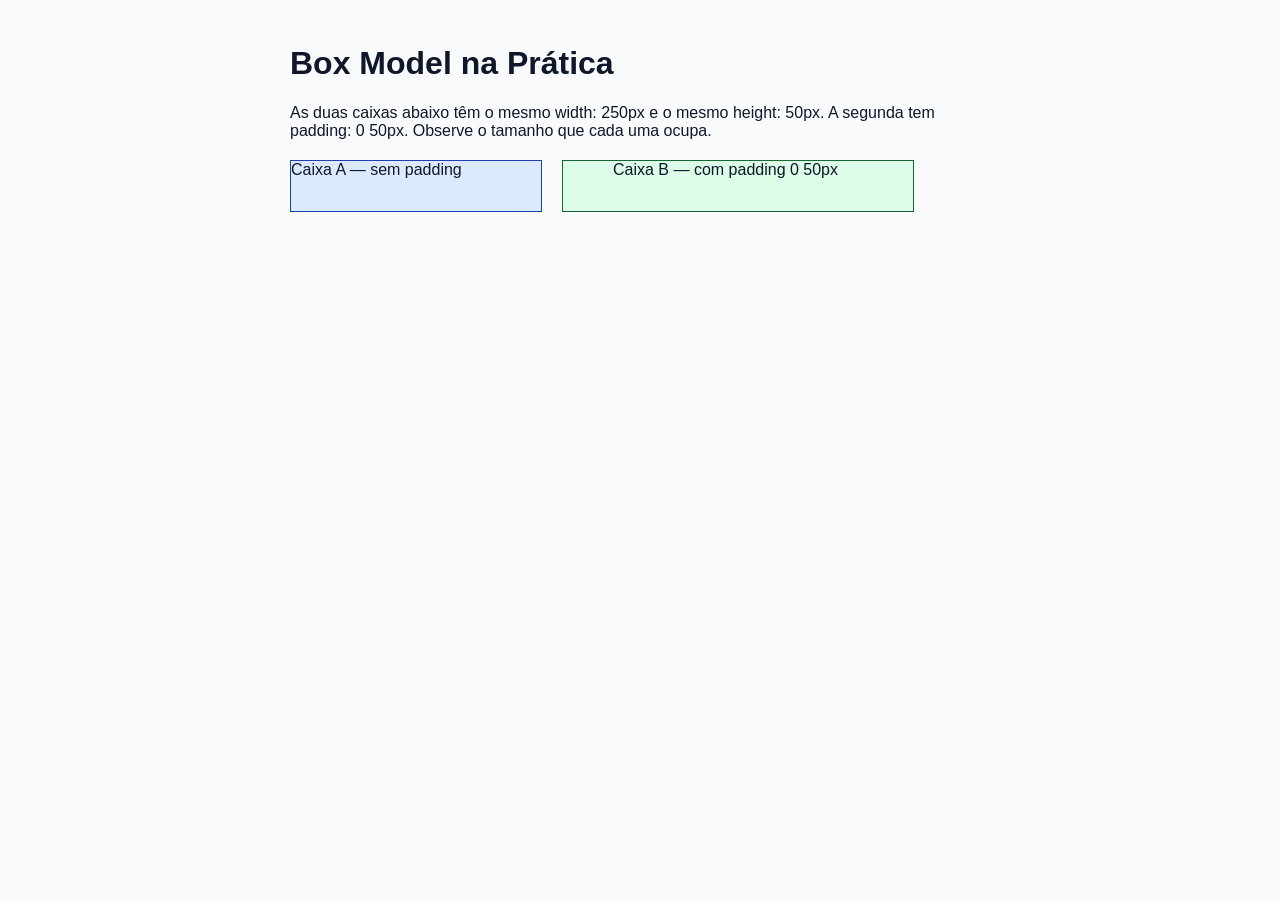
<file: fe07/box/index.html>
<!DOCTYPE html>
<html lang="pt-BR">
<head>
  <meta charset="UTF-8">
  <title>Box Model na Prática</title>
  <link rel="stylesheet" href="style.css">
</head>
<body>
  <main class="pagina">
    <h1>Box Model na Prática</h1>
    <section class="explicacao">
      <p>As duas caixas abaixo têm o mesmo width: 250px e o mesmo height: 50px. A segunda tem padding: 0 50px. Observe o tamanho que cada uma ocupa.</p>
    </section>
    <section class="comparador">
      <div class="caixa-a">Caixa A — sem padding</div>
      <div class="caixa-b">Caixa B — com padding 0 50px</div>
    </section>
  </main>
</body>
</html>
</file>
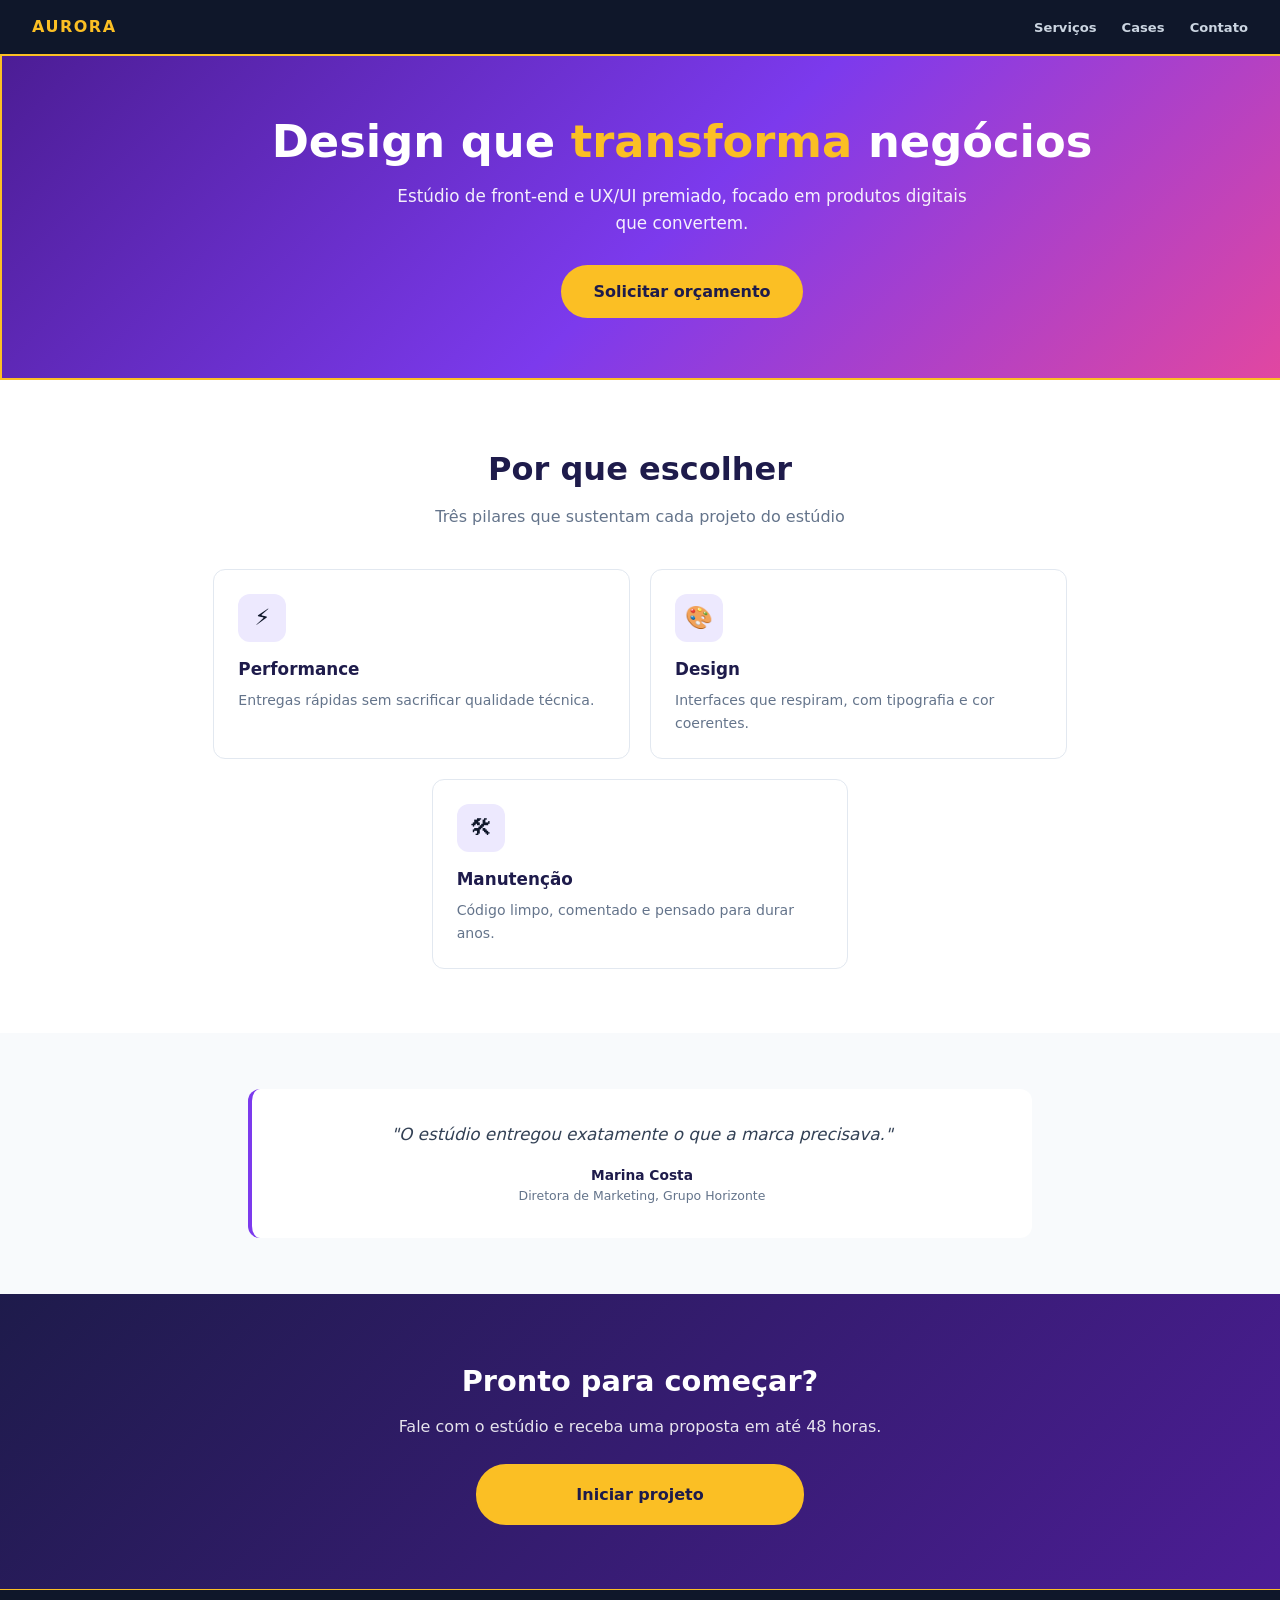
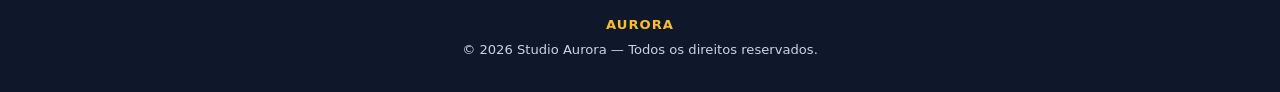
<file: fe07/manutenção de box model/index.html>
<!DOCTYPE html>
<html lang="pt-BR">
<head>
  <meta charset="UTF-8">
  <title>Studio Aurora</title>
  <link rel="stylesheet" href="style.css">
</head>
<body>
  <header class="topo">
    <span class="marca">AURORA</span>
    <nav>
      <a href="#">Serviços</a>
      <a href="#">Cases</a>
      <a href="#">Contato</a>
    </nav>
  </header>

  <section class="hero">
    <h1>Design que <span>transforma</span> negócios</h1>
    <p>Estúdio de front-end e UX/UI premiado, focado em produtos digitais que convertem.</p>
    <a href="#" class="cta">Solicitar orçamento</a>
  </section>

  <section class="secao">
    <div class="secao-titulo">
      <h2>Por que escolher</h2>
      <p>Três pilares que sustentam cada projeto do estúdio</p>
    </div>
    <div class="features">
      <div class="feature">
        <div class="feature-icone">⚡</div>
        <h3>Performance</h3>
        <p>Entregas rápidas sem sacrificar qualidade técnica.</p>
      </div>
      <div class="feature">
        <div class="feature-icone">🎨</div>
        <h3>Design</h3>
        <p>Interfaces que respiram, com tipografia e cor coerentes.</p>
      </div>
      <div class="feature">
        <div class="feature-icone">🛠</div>
        <h3>Manutenção</h3>
        <p>Código limpo, comentado e pensado para durar anos.</p>
      </div>
    </div>
  </section>

  <div class="depoimento-wrap">
    <div class="depoimento">
      "O estúdio entregou exatamente o que a marca precisava."
      <span class="autor">Marina Costa<small>Diretora de Marketing, Grupo Horizonte</small></span>
    </div>
  </div>

  <section class="cta-final-wrap">
    <h2>Pronto para começar?</h2>
    <p>Fale com o estúdio e receba uma proposta em até 48 horas.</p>
    <a href="#" class="cta-final">Iniciar projeto</a>
  </section>

  <footer class="rodape">
    <div class="marca-rodape">AURORA</div>
    <p>© 2026 Studio Aurora — Todos os direitos reservados.</p>
  </footer>
</body>
</html>
</file>
<file: fe07/box/style.css>
body {
  font-family: Arial, sans-serif;
  background: #f8fafc;
  margin: 0;
  padding: 24px;
  color: #0f172a;
}

.pagina {
  max-width: 700px;
  margin: 0 auto;
}

.explicacao {
  margin-bottom: 20px;
}

.comparador {
  display: flex;
  gap: 20px;
  align-items: flex-start;
}

.caixa-a {
  box-sizing: content-box;
  width: 250px;
  height: 50px;
  background: #dbeafe;
  border: 1px solid #1e40af;
}

.caixa-b {
  box-sizing: content-box;
  width: 250px;
  height: 50px;
  padding: 0 50px;
  background: #dcfce7;
  border: 1px solid #166534;
}
</file>
<file: fe07/manutenção de box model/style.css>
* { margin: 0; padding: 0; }

body {
  font-family: Inter, "Segoe UI", system-ui, sans-serif;
  color: #0f172a;
  background: #ffffff;
  line-height: 1.6;
}

.topo {
  background: #0f172a;
  color: #ffffff;
  padding: 14px 32px;
  display: flex;
  justify-content: space-between;
  align-items: center;
}
.topo .marca {
  font-weight: 800;
  letter-spacing: 1.5px;
  font-size: 1rem;
  color: #fbbf24;
}
.topo nav a {
  color: #cbd5e1;
  text-decoration: none;
  margin-left: 20px;
  font-weight: 600;
  font-size: 0.82rem;
}

/* DEFEITO 1 e 2 */
.hero {
  background: linear-gradient(135deg, #4c1d95 0%, #7c3aed 50%, #ec4899 100%);
  color: #ffffff;
  padding: 60px 40px;
  width: 100%;
  border: 2px solid #fbbf24;
  text-align: center;
}
.hero h1 {
  font-size: 2.8rem;
  font-weight: 800;
  line-height: 1.15;
  margin-bottom: 16px;
}
.hero h1 span { color: #fbbf24; }
.hero p {
  font-size: 1.05rem;
  max-width: 600px;
  margin: 0 auto 28px;
  opacity: 0.92;
}
.hero .cta {
  display: inline-block;
  background: #fbbf24;
  color: #1e1b4b;
  padding: 14px 32px;
  border-radius: 30px;
  font-weight: 800;
  text-decoration: none;
}

.secao {
  padding: 64px 32px;
  max-width: 1100px;
  margin: 0 auto;
}
.secao-titulo {
  text-align: center;
  margin-bottom: 40px;
}
.secao-titulo h2 {
  font-size: 2rem;
  font-weight: 800;
  color: #1e1b4b;
  margin-bottom: 8px;
}
.secao-titulo p { color: #64748b; }

.features {
  display: flex;
  gap: 20px;
  flex-wrap: wrap;
  justify-content: center;
}

/* DEFEITO 3 */
.feature {
  width: 33.333%;
  padding: 24px;
  border: 1px solid #e2e8f0;
  border-radius: 12px;
  background: #ffffff;
}
.feature-icone {
  width: 48px;
  height: 48px;
  border-radius: 12px;
  background: #ede9fe;
  display: flex;
  align-items: center;
  justify-content: center;
  font-size: 1.4rem;
  margin-bottom: 14px;
}
.feature h3 {
  font-size: 1.05rem;
  font-weight: 800;
  color: #1e1b4b;
  margin-bottom: 6px;
}
.feature p { font-size: 0.88rem; color: #64748b; }

.depoimento-wrap {
  background: #f8fafc;
  padding: 56px 32px;
}

/* DEFEITO 4 */
.depoimento {
  max-width: 700px;
  margin: 0 auto;
  text-align: center;
  padding: 32px 40px;
  background: #ffffff;
  border-left: 4px solid #7c3aed;
  border-radius: 12px;
  font-size: 1.05rem;
  font-style: italic;
  color: #334155;
}
.depoimento .autor {
  display: block;
  margin-top: 16px;
  font-style: normal;
  font-weight: 800;
  color: #1e1b4b;
  font-size: 0.86rem;
}
.depoimento .autor small {
  display: block;
  font-weight: 400;
  color: #64748b;
  font-size: 0.78rem;
}

.cta-final-wrap {
  background: linear-gradient(135deg, #1e1b4b 0%, #4c1d95 100%);
  padding: 64px 32px;
  text-align: center;
  color: #ffffff;
}
.cta-final-wrap h2 {
  font-size: 1.8rem;
  font-weight: 800;
  margin-bottom: 10px;
}
.cta-final-wrap p { opacity: 0.88; margin-bottom: 24px; }

/* DEFEITO 5 */
.cta-final {
  display: inline-block;
  width: 260px;
  padding: 16px 32px;
  border: 2px solid #fbbf24;
  background: #fbbf24;
  color: #1e1b4b;
  border-radius: 30px;
  font-weight: 800;
  text-decoration: none;
}

/* DEFEITO 6 */
.rodape {
  background: #0f172a;
  color: #cbd5e1;
  padding: 32px;
  padding-top: 24px;
  border-top: 1px solid #fbbf24;
  text-align: center;
  font-size: 0.82rem;
}
.rodape .marca-rodape {
  color: #fbbf24;
  font-weight: 800;
  letter-spacing: 1px;
  margin-bottom: 4px;
}
</file>
